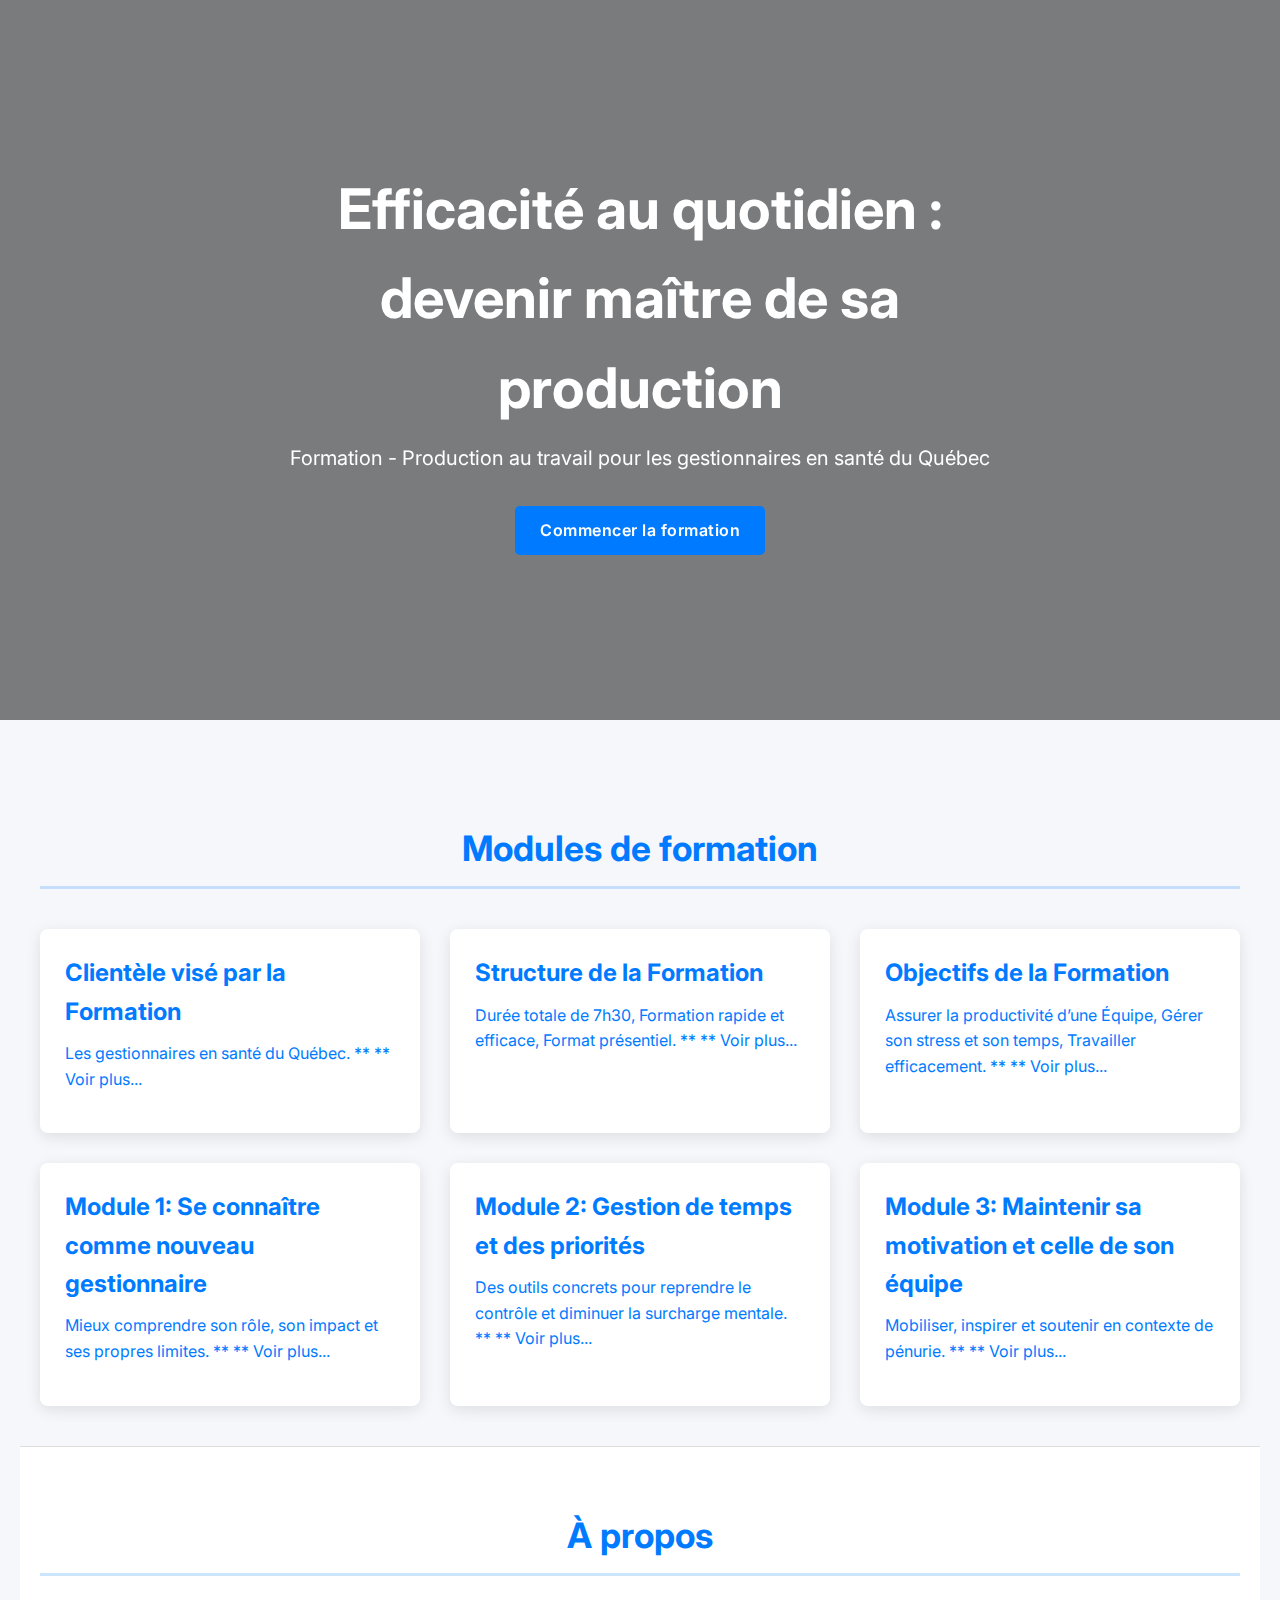
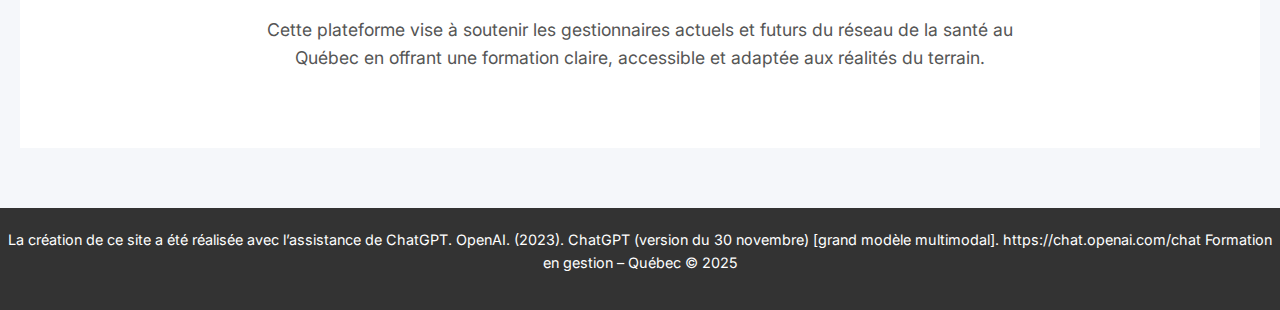
<file: index.html>
<!DOCTYPE html>
<html lang="fr">
<head>
  <meta charset="UTF-8" />
  <meta name="viewport" content="width=device-width, initial-scale=1.0" />
  <title>Formation Gestionnaires en Santé – Québec</title>
  <link rel="stylesheet" href="style.css" />
  <link rel="preconnect" href="https://fonts.googleapis.com" />
  <link rel="preconnect" href="https://fonts.gstatic.com" crossorigin />
  <link href="https://fonts.googleapis.com/css2?family=Inter:wght@300;400;600;700&display=swap" rel="stylesheet" />
</head>
<body>
  <header class="hero">
    <div class="overlay"></div>
    <div class="hero-content">
      <h1 id="title"></h1>
      <p id="subtitle"></p>
      <a href="#modules" class="cta">Commencer la formation</a>
    </div>
  </header>

  <main>
    <section id="modules" class="modules-section">
      <h2 class="section-title">Modules de formation</h2>
      <div id="modules-container" class="modules-grid"></div>
    </section>

    <section id="apropos" class="about-section">
      <h2 class="section-title">À propos</h2>
      <p id="apropos-text"></p>
    </section>
  </main>

  <footer>
    <p id="footer-text"></p>
  </footer>

  <script src="script.js"></script>
</body>
</html>
</file>
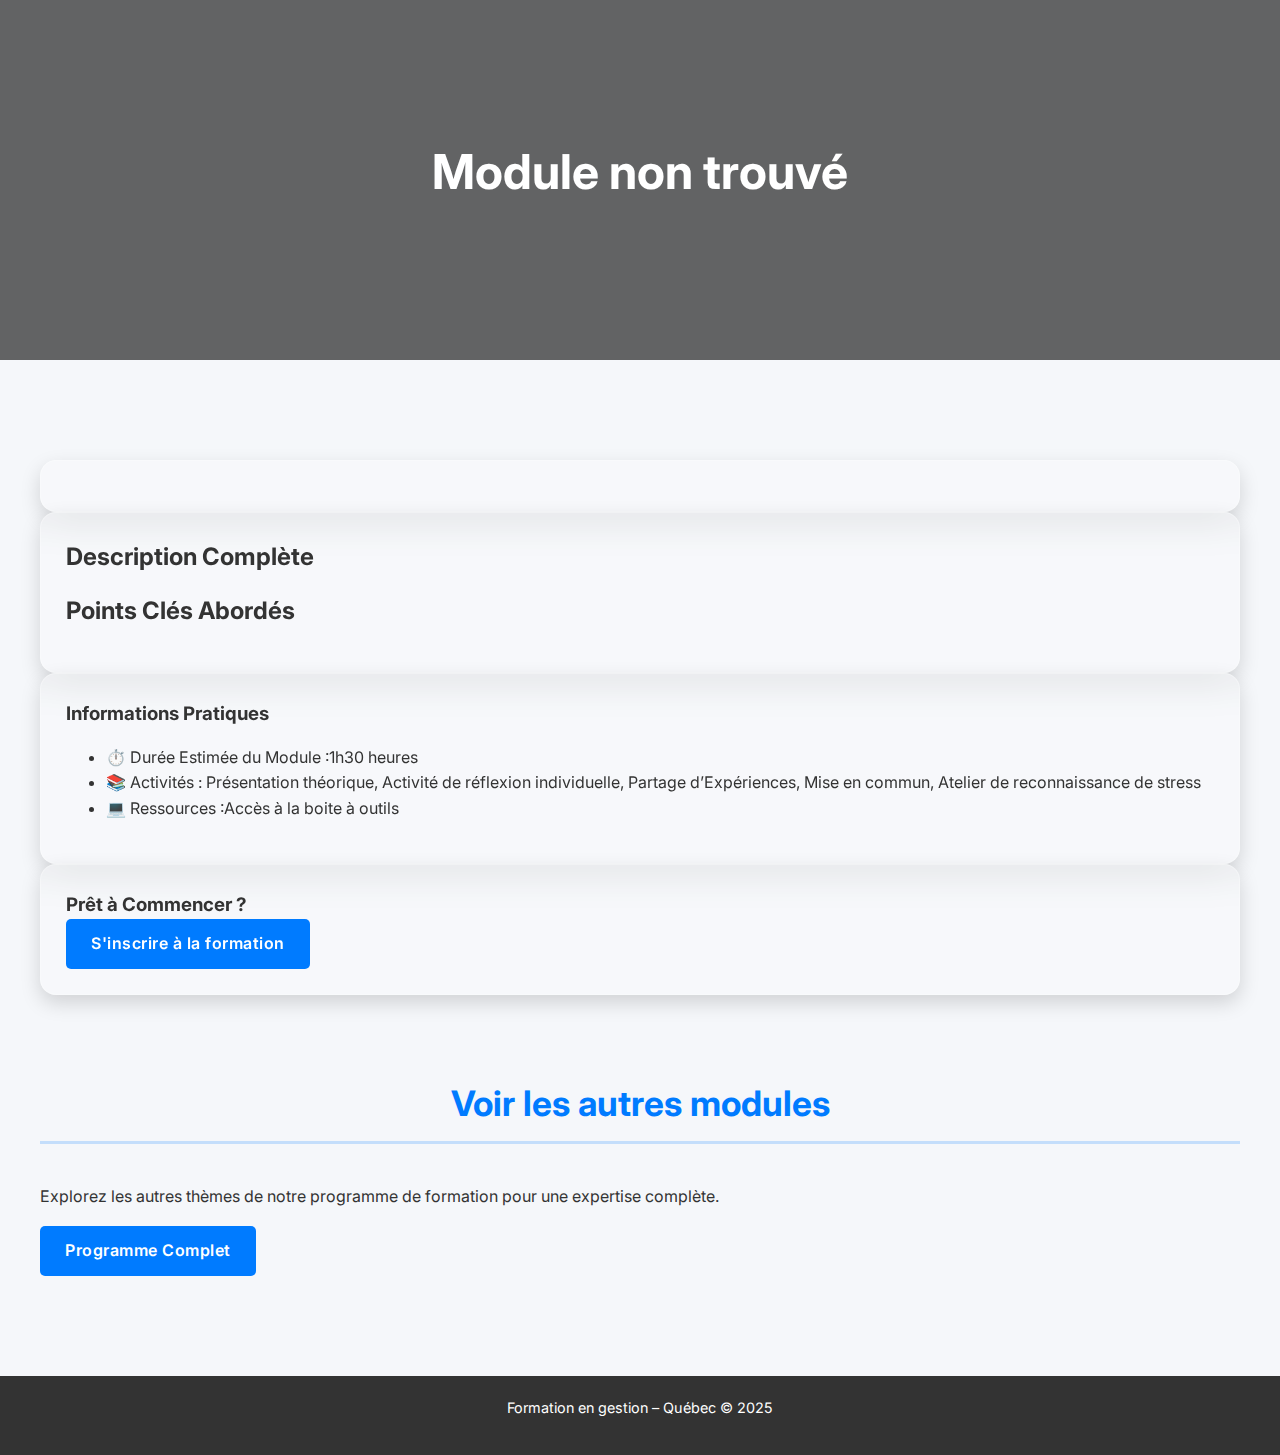
<file: module-intro.html>
<!DOCTYPE html>
<html lang="fr">
<head>
    <meta charset="UTF-8" />
    <meta name="viewport" content="width=device-width, initial-scale=1.0" />
    <title id="module-title">Détails du Module</title>
    <link rel="stylesheet" href="style.css" />
    <link rel="preconnect" href="https://fonts.googleapis.com" />
    <link rel="preconnect" href="https://fonts.gstatic.com" crossorigin />
    <link href="https://fonts.googleapis.com/css2?family=Inter:wght@300;400;600;700&display=swap" rel="stylesheet" />
</head>
<body>
    <header id="module-header" class="sub-hero">
        <div class="overlay"></div>
        <div class="sub-hero-content">
            <h1 id="module-header-title" class="fade-in"></h1>
            <p id="module-header-subtitle" class="fade-in"></p>
        </div>
    </header>

    <main>
        <section class="module-detail-main">
            <div class="content-wrapper">
                
                <div id="module-image-container" class="module-image-container glass">
                    </div>

                <div class="module-description-box glass">
                    <h2 class="section-title-small">Description Complète</h2>
                    <p id="module-description-long"></p>
                    
                    <h2 class="section-title-small">Points Clés Abordés</h2>
                    <ul id="key-points-list" class="key-points-list">
                        </ul>
                </div>
            </div>

            <aside class="sidebar-info">
                <div class="info-box glass">
                    <h3>Informations Pratiques</h3>
                    <ul>
                        <li><span class="icon">⏱️</span> Durée Estimée du Module :1h30 heures</li>
                        <li><span class="icon">📚</span> Activités : Présentation théorique, Activité de réflexion individuelle, Partage d’Expériences, Mise en commun, Atelier de reconnaissance de stress</li>
                        <li><span class="icon">💻</span> Ressources :Accès à la boite à outils</li>
                    </ul>
                </div>
                
                <div class="cta-box glass">
                    <h3>Prêt à Commencer ?</h3>
                    <a href="#inscription" class="cta">S'inscrire à la formation</a>
                </div>
            </aside>
        </section>
        
        <section class="next-step-section">
            <h2 class="section-title">Voir les autres modules</h2>
            <p>Explorez les autres thèmes de notre programme de formation pour une expertise complète.</p>
            <a href="page-modules.html" class="cta secondary-cta">Programme Complet</a>
        </section>
    </main>

    <footer>
        <p id="footer-text">Formation en gestion – Québec © 2025</p>
    </footer>

    <script src="script.js"></script>
    <script>
        // Lecture dynamique du paramètre 'module' de l'URL
        const urlParams = new URLSearchParams(window.location.search);
        const moduleTitle = urlParams.get('module');

        // Charger le module correspondant ou utiliser un défaut si le paramètre est manquant
        if (moduleTitle) {
            loadModuleDetail(moduleTitle);
        } else {
            // Option: Charger un module par défaut si l'URL est accédée directement sans paramètre
            loadModuleDetail('Structure de la formation'); 
        }
    </script>
</body>
</html>
</file>
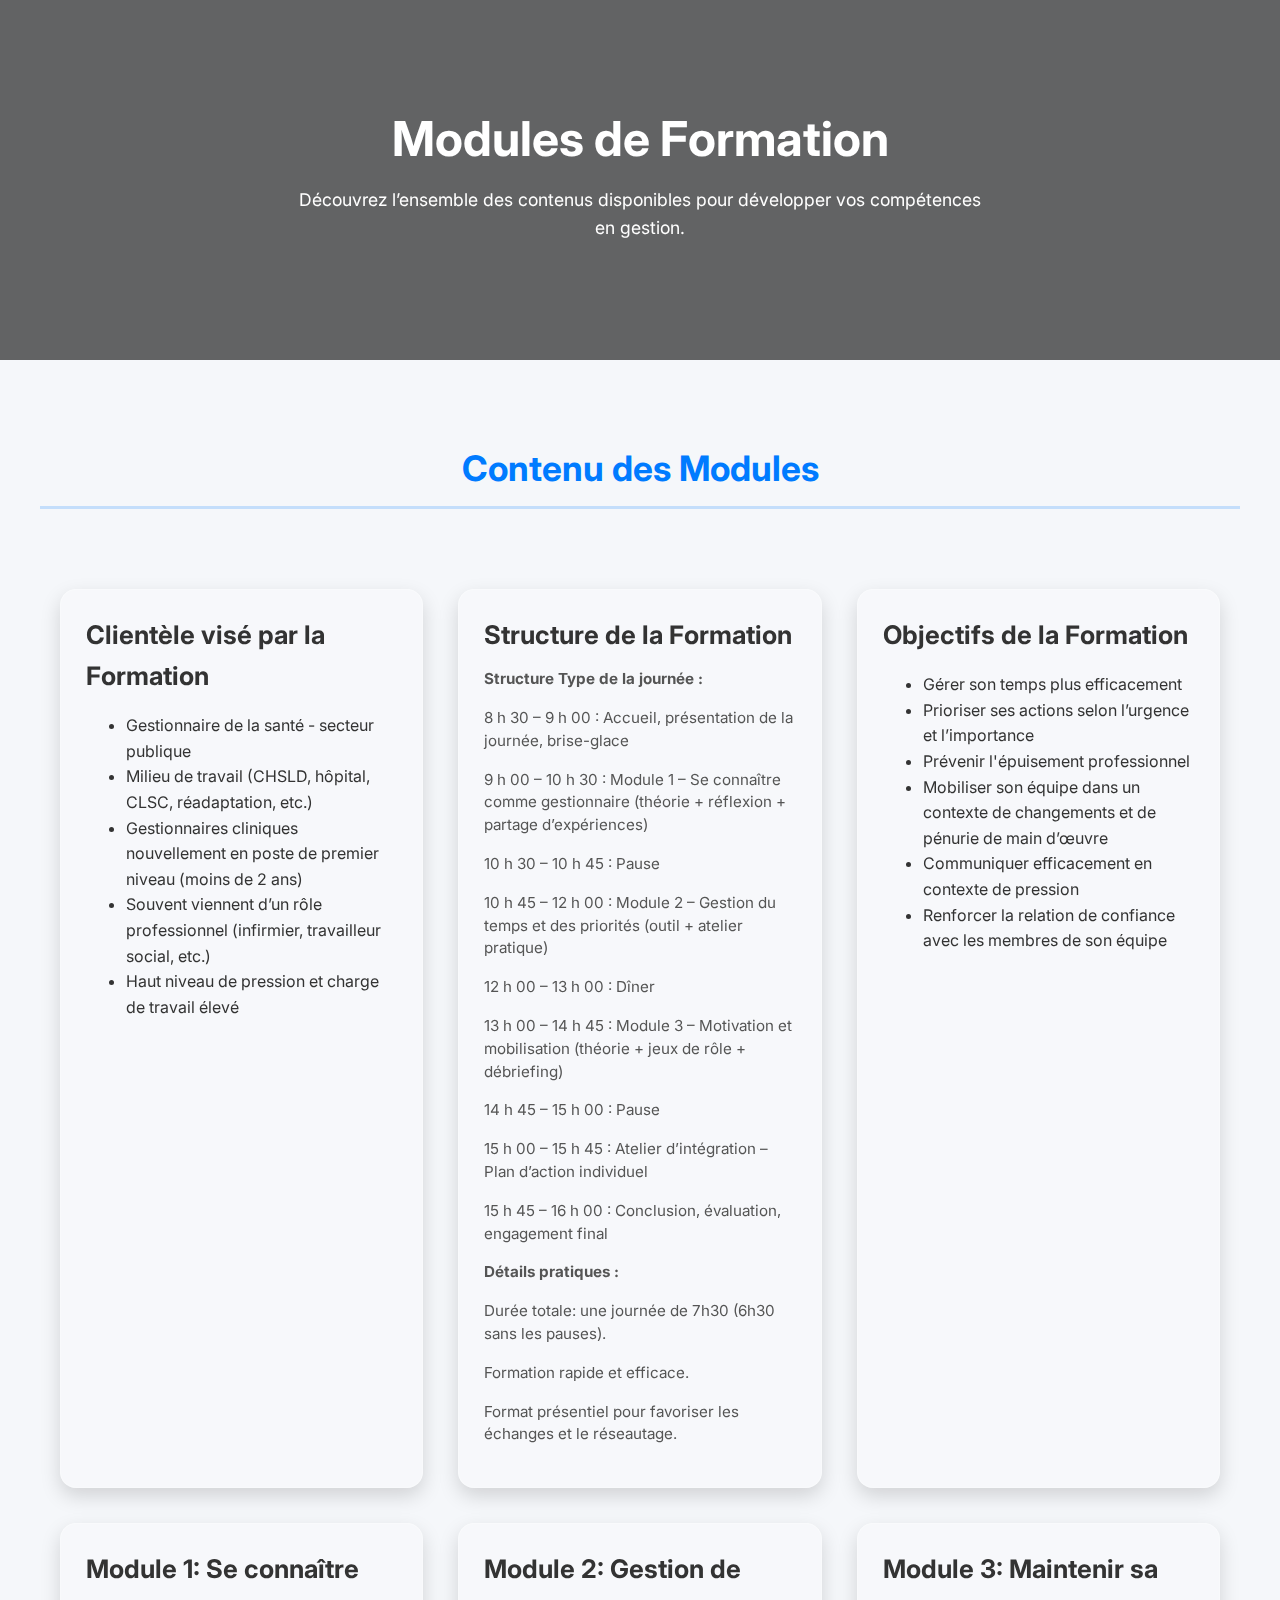
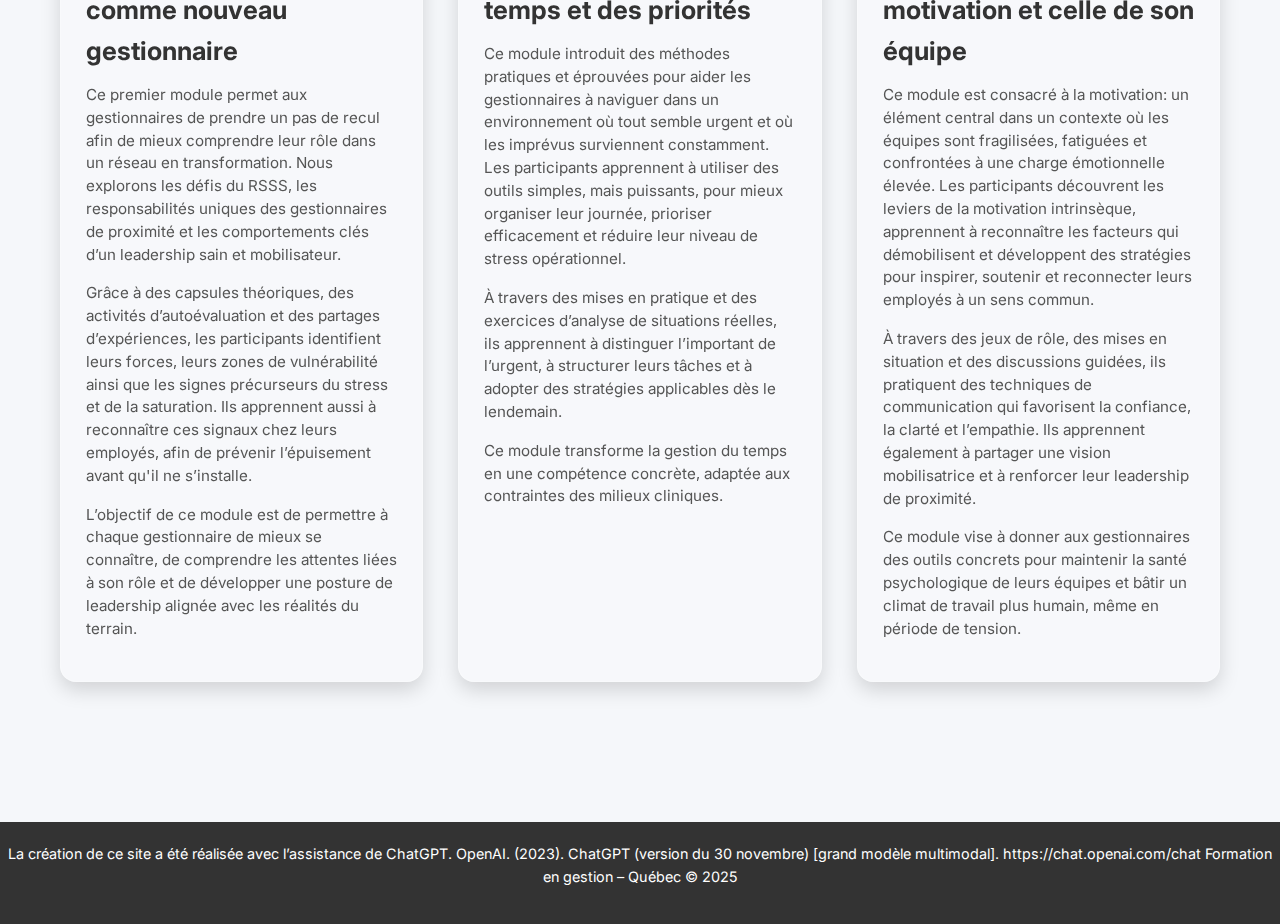
<file: page-modules.html>
<!DOCTYPE html>
<html lang="fr">
<head>
  <meta charset="UTF-8" />
  <meta name="viewport" content="width=device-width, initial-scale=1.0" />
  <title>Modules de Formation – Gestionnaires en Santé</title>
  <link rel="stylesheet" href="style.css" />
  <link rel="preconnect" href="https://fonts.googleapis.com" />
  <link rel="preconnect" href="https://fonts.gstatic.com" crossorigin />
  <link href="https://fonts.googleapis.com/css2?family=Inter:wght@300;400;600;700&display=swap" rel="stylesheet" />
</head>
<body>
  <header class="sub-hero">
    <div class="overlay"></div>
    <div class="sub-hero-content">
      <h1 class="fade-in">Modules de Formation</h1>
      <p class="fade-in">Découvrez l’ensemble des contenus disponibles pour développer vos compétences en gestion.</p>
    </div>
  </header>

  <main>
    <section class="modules-list-section">
      <h2 class="section-title">Contenu des Modules</h2>
      <div id="modules-detail-container" class="modules-detail-grid"></div>
    </section>
  </main>

  <footer>
    <p id="footer-text">Formation en gestion – Québec © 2025</p>
  </footer>

  <script src="utils.js"></script> 
  <script>
    // Load module content from content.json
    fetch('content.json')
      .then(res => res.json())
      .then(data => {
        const container = document.getElementById('modules-detail-container');
        container.innerHTML = '';

        data.modules.forEach(mod => {
          const card = document.createElement('div');
          card.className = 'module-detail-card glass fade-in';
          card.innerHTML = `
            <h3>${mod.titre}</h3>
            ${window.formatContent(mod.descriptionLongue)}
          `;
          container.appendChild(card);
        });

        // Set footer text (optional, but good practice)
        document.getElementById('footer-text').textContent = data.footer;

      })
      .catch(error => {
        console.error('Erreur de chargement du contenu détaillé:', error);
        document.getElementById('modules-detail-container').innerHTML = '<p>Désolé, impossible de charger les détails des modules.</p>';
      });
  </script>
</body>
</html>
</file>
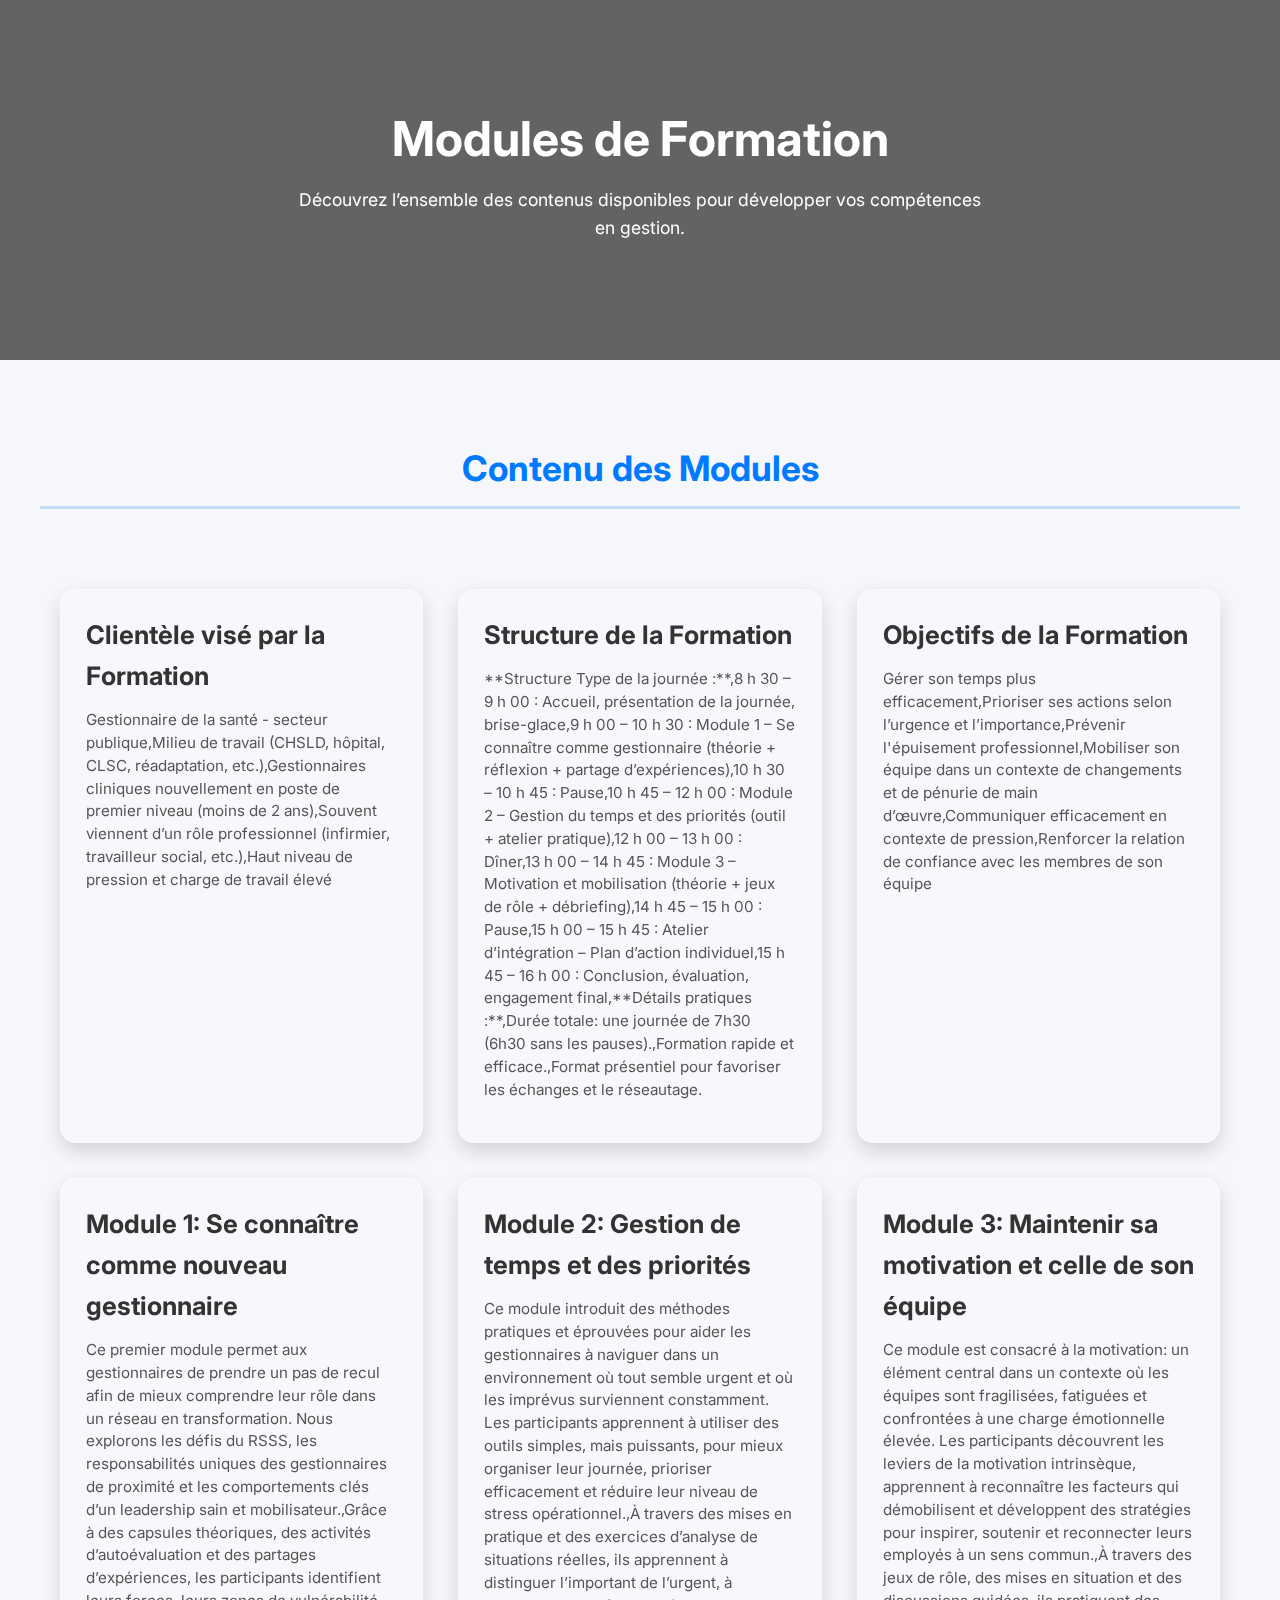
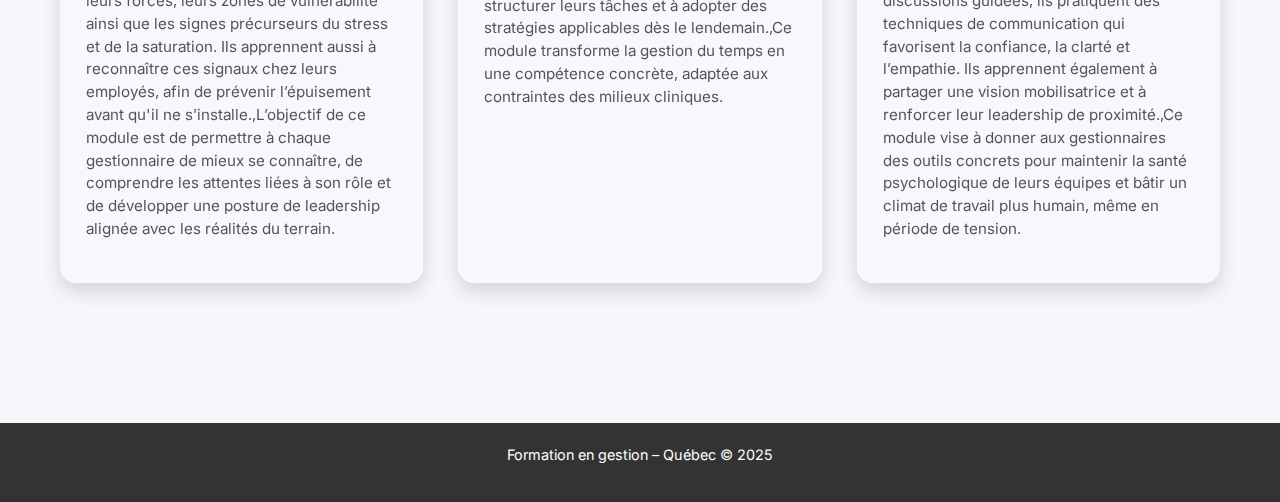
<file: pages-modules.html>
<!DOCTYPE html>
<html lang="fr">
<head>
  <meta charset="UTF-8" />
  <meta name="viewport" content="width=device-width, initial-scale=1.0" />
  <title>Modules de Formation – Gestionnaires en Santé</title>
  <link rel="stylesheet" href="style.css" />
  <link rel="preconnect" href="https://fonts.googleapis.com" />
  <link rel="preconnect" href="https://fonts.gstatic.com" crossorigin />
  <link href="https://fonts.googleapis.com/css2?family=Inter:wght@300;400;600;700&display=swap" rel="stylesheet" />
</head>
<body>
  <header class="sub-hero parallax">
    <div class="overlay"></div>
    <div class="sub-hero-content fade-in">
      <h1>Modules de Formation</h1>
      <p>Découvrez l’ensemble des contenus disponibles pour développer vos compétences en gestion.</p>
    </div>
  </header>

  <main>
    <section class="modules-list-section">
      <h2 class="section-title">Contenu des Modules</h2>
      <div id="modules-detail-container" class="modules-detail-grid"></div>
    </section>
  </main>

  <footer>
    <p id="footer-text">Formation en gestion – Québec © 2025</p>
  </footer>

  <script>
    // Load module content from content.json
    fetch('content.json')
      .then(res => res.json())
      .then(data => {
        const container = document.getElementById('modules-detail-container');
        container.innerHTML = '';

        data.modules.forEach(mod => {
          const card = document.createElement('div');
          card.className = 'module-detail-card glass fade-in';
          card.innerHTML = `
            <h3>${mod.titre}</h3>
            <p>${mod.descriptionLongue}</p>
          `;
          container.appendChild(card);
        });
      })
      .catch(err => console.error('Erreur:', err));
  </script>
</body>
</html>
</file>
<file: style.css>
/* =============================
   Custom Properties / Variables
   ============================= */
:root {
    --primary-color: #007bff; /* Blue for call-to-action */
    --secondary-color: #f5f7fa; /* Light background */
    --text-color: #333;
    --white: #ffffff;
    --transition-speed: 0.3s;
}

/* =============================
   Global Styles
   ============================= */
body {
    margin: 0;
    font-family: 'Inter', sans-serif;
    line-height: 1.6;
    background: var(--secondary-color);
    color: var(--text-color);
}

h1, h2, h3 {
    margin: 0;
    font-weight: 700;
}

p {
    margin: 0 0 1rem;
}

a {
    text-decoration: none;
    color: var(--primary-color);
    transition: color var(--transition-speed);
}

/* =============================
   Animations
   ============================= */
@keyframes fadeIn {
    from {
        opacity: 0;
        transform: translateY(20px);
    }
    to {
        opacity: 1;
        transform: translateY(0);
    }
}

.fade-in {
    animation: fadeIn 1s ease-out forwards;
}

.fade-in:nth-child(2) {
    animation-delay: 0.2s;
}

.fade-in:nth-child(3) {
    animation-delay: 0.4s;
}

/* =============================
   Hero Section (index.html)
   ============================= */
.hero {
    position: relative;
    height: 80vh;
    /* Professional Image for Main Page Header */
    background: url('https://images.unsplash.com/photo-1542744173-8e4277ac7257?auto=format&fit=crop&w=1920&q=80') center/cover no-repeat;
    background-attachment: fixed; /* For Parallax effect */
    display: flex;
    justify-content: center;
    align-items: center;
    text-align: center;
    color: var(--white);
    overflow: hidden; /* Important for parallax */
}

.hero .overlay {
    position: absolute;
    top: 0;
    left: 0;
    width: 100%;
    height: 100%;
    background: rgba(0, 0, 0, 0.5);
    backdrop-filter: blur(2px);
    z-index: 1;
}

.hero-content {
    position: relative;
    z-index: 2;
    max-width: 700px;
    padding: 20px;
    animation: fadeIn 1s ease-out forwards;
}

.hero-content h1 {
    font-size: 3.5rem;
    margin-bottom: 0.5rem;
}

.hero-content p {
    font-size: 1.25rem;
    margin-bottom: 2rem;
}

.cta {
    display: inline-block;
    padding: 12px 25px;
    background-color: var(--primary-color);
    color: var(--white);
    border-radius: 5px;
    font-weight: 600;
    letter-spacing: 0.5px;
    transition: background-color var(--transition-speed), transform var(--transition-speed);
}

.cta:hover {
    background-color: #0056b3; /* Darker blue on hover */
    transform: translateY(-2px); /* Subtle lift effect */
}


/* =============================
   Sub-Hero Section (page-modules.html)
   ============================= */
.sub-hero {
    position: relative;
    height: 40vh; /* Shorter for sub-page header */
    /* Professional Image for Modules Page Header */
    background: url('https://images.unsplash.com/photo-1498075775532-6136d8d0c323?auto=format&fit=crop&w=1920&q=80') center/cover no-repeat;
    background-attachment: fixed; /* For Parallax effect */
    display: flex;
    justify-content: center;
    align-items: center;
    text-align: center;
    color: var(--white);
    overflow: hidden;
}

.sub-hero .overlay {
    position: absolute;
    top: 0;
    left: 0;
    width: 100%;
    height: 100%;
    background: rgba(0, 0, 0, 0.6); /* Slightly darker overlay for contrast */
    backdrop-filter: blur(2px);
    z-index: 1;
}

.sub-hero-content {
    position: relative;
    z-index: 2;
    max-width: 700px;
    padding: 20px;
    animation: fadeIn 1s ease-out forwards;
}

.sub-hero-content h1 {
    font-size: 3rem;
    margin-bottom: 0.5rem;
}

.sub-hero-content p {
    font-size: 1.1rem;
}

/* =============================
   Content Sections
   ============================= */
main {
    padding: 60px 0;
}

section {
    max-width: 1200px;
    margin: 0 auto;
    padding: 40px 20px;
}

.section-title {
    font-size: 2.2rem;
    text-align: center;
    margin-bottom: 40px;
    color: var(--primary-color);
    border-bottom: 3px solid rgba(0, 123, 255, 0.2);
    display: inline-block;
    padding-bottom: 10px;
    margin-left: auto;
    margin-right: auto;
    display: block;
}

/* =============================
   Modules Grid (index.html)
   ============================= */
.modules-grid {
    display: grid;
    grid-template-columns: repeat(auto-fit, minmax(300px, 1fr));
    gap: 30px;
}

.module-card {
    background: var(--white);
    padding: 25px;
    border-radius: 8px;
    box-shadow: 0 4px 15px rgba(0, 0, 0, 0.1);
    transition: transform var(--transition-speed);
}

.module-card:hover {
    transform: translateY(-5px) scale(1.02); /* Professional lift on hover */
    box-shadow: 0 8px 25px rgba(0, 0, 0, 0.15);
}

.module-card h3 {
    color: var(--primary-color);
    margin-bottom: 10px;
    font-size: 1.5rem;
}

/* =============================
   Detailed Modules Grid (page-modules.html)
   ============================= */
.modules-list-section {
    padding-top: 20px;
}

.modules-detail-grid {
    display: grid;
    grid-template-columns: repeat(auto-fit, minmax(320px, 1fr));
    gap: 35px;
    padding: 40px 20px;
}

.module-detail-card {
    transition: transform 0.4s ease-out, box-shadow 0.4s ease-out;
}

.module-detail-card:hover {
    transform: translateY(-8px) scale(1.01); /* More pronounced lift for detailed cards */
    box-shadow: 0 12px 30px rgba(0, 0, 0, 0.2);
}

.module-detail-card h3 {
    font-size: 1.6rem;
    margin-bottom: 12px;
}

.module-detail-card p {
    font-size: 0.95rem;
    line-height: 1.5;
    color: #555;
}

/* =============================
   Glassmorphism Cards
   ============================= */
.glass {
    background: rgba(255, 255, 255, 0.2);
    backdrop-filter: blur(15px);
    -webkit-backdrop-filter: blur(15px);
    border-radius: 16px;
    padding: 25px;
    border: 1px solid rgba(255, 255, 255, 0.3);
    box-shadow: 0 8px 20px rgba(0, 0, 0, 0.15);
}

/* =============================
   About Section
   ============================= */
.about-section {
    background-color: var(--white);
    text-align: center;
    padding: 60px 20px;
    border-top: 1px solid #ddd;
}

.about-section p {
    max-width: 800px;
    margin: 0 auto 1rem;
    font-size: 1.1rem;
    color: #555;
}

/* =============================
   Footer
   ============================= */
footer {
    text-align: center;
    padding: 20px 0;
    background-color: #333;
    color: var(--white);
    font-size: 0.9rem;
}

/* =============================
   Responsive Design
   ============================= */
@media (max-width: 768px) {
    .hero {
        height: 60vh;
    }
    .hero-content h1 {
        font-size: 2.5rem;
    }
    .hero-content p {
        font-size: 1rem;
    }
    .sub-hero {
        height: 30vh;
    }
    .sub-hero-content h1 {
        font-size: 2rem;
    }
    .modules-detail-grid {
        grid-template-columns: 1fr;
    }
}
</file>
